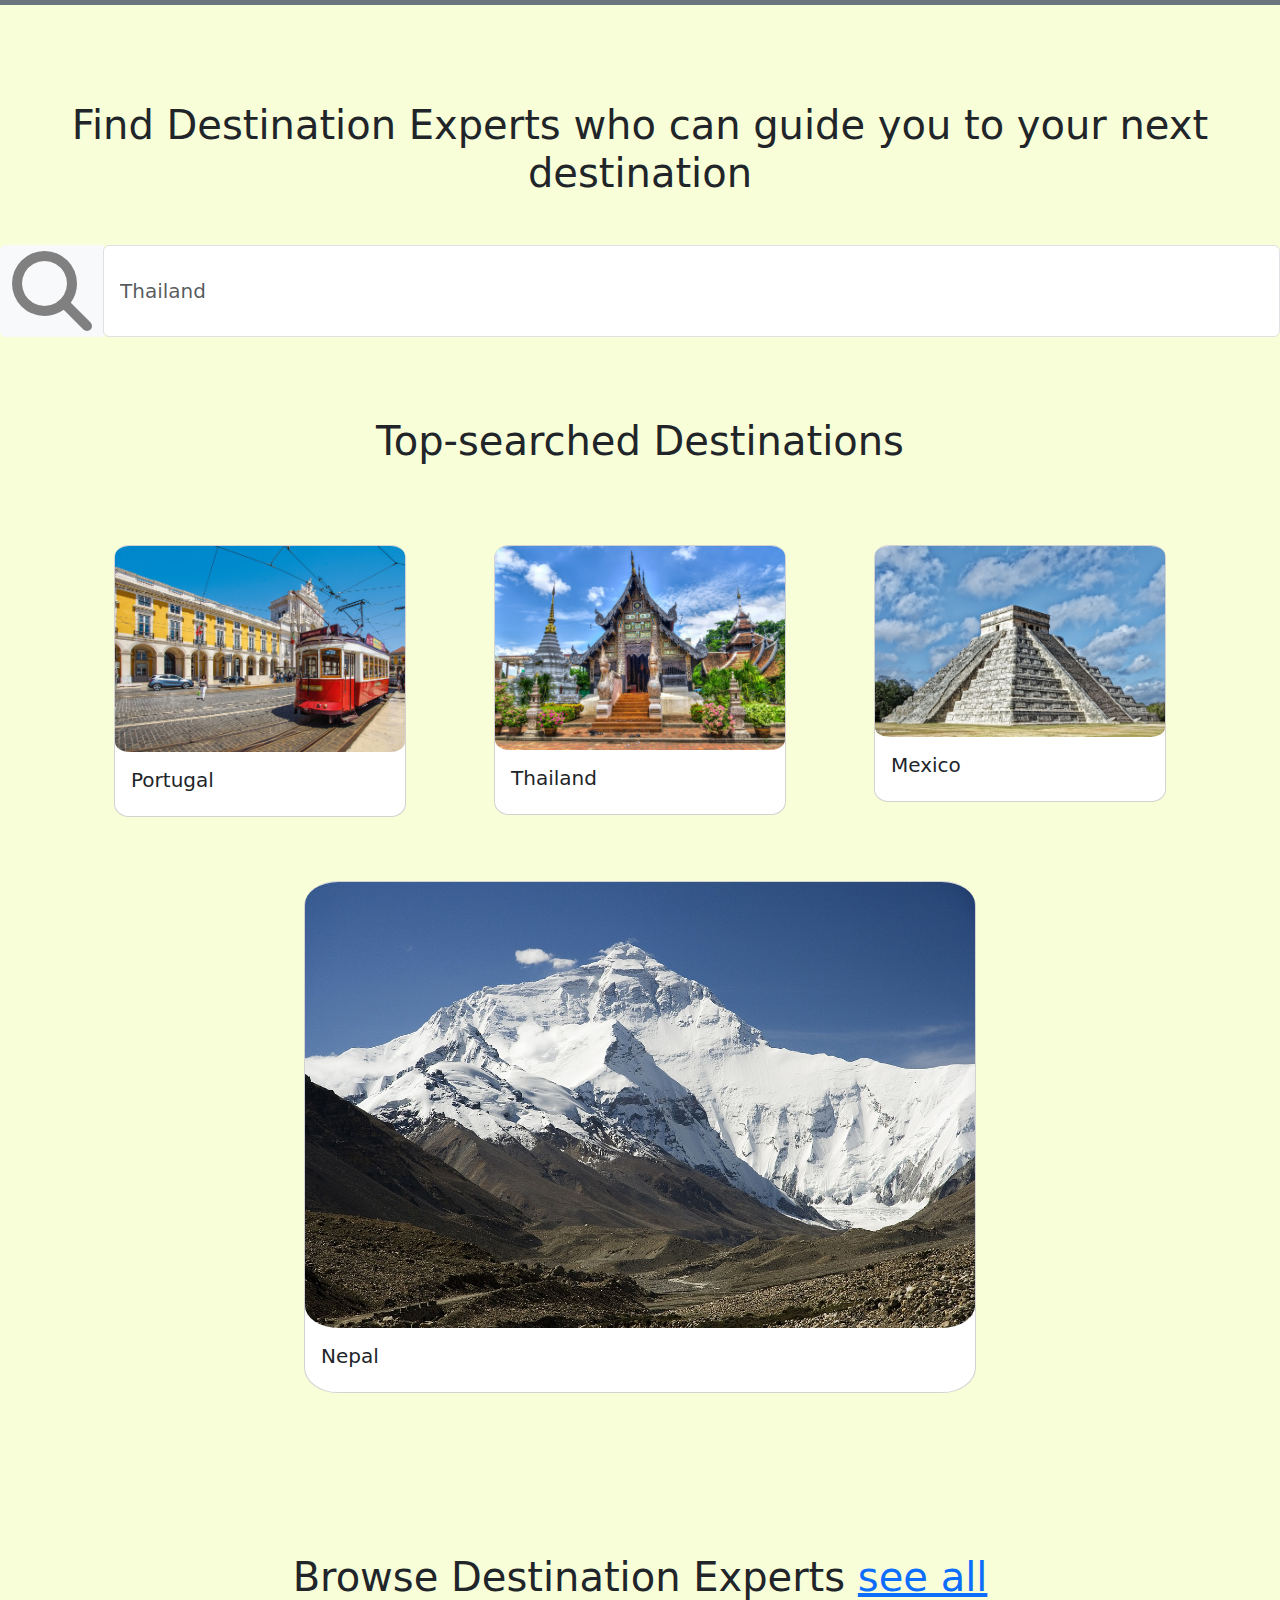
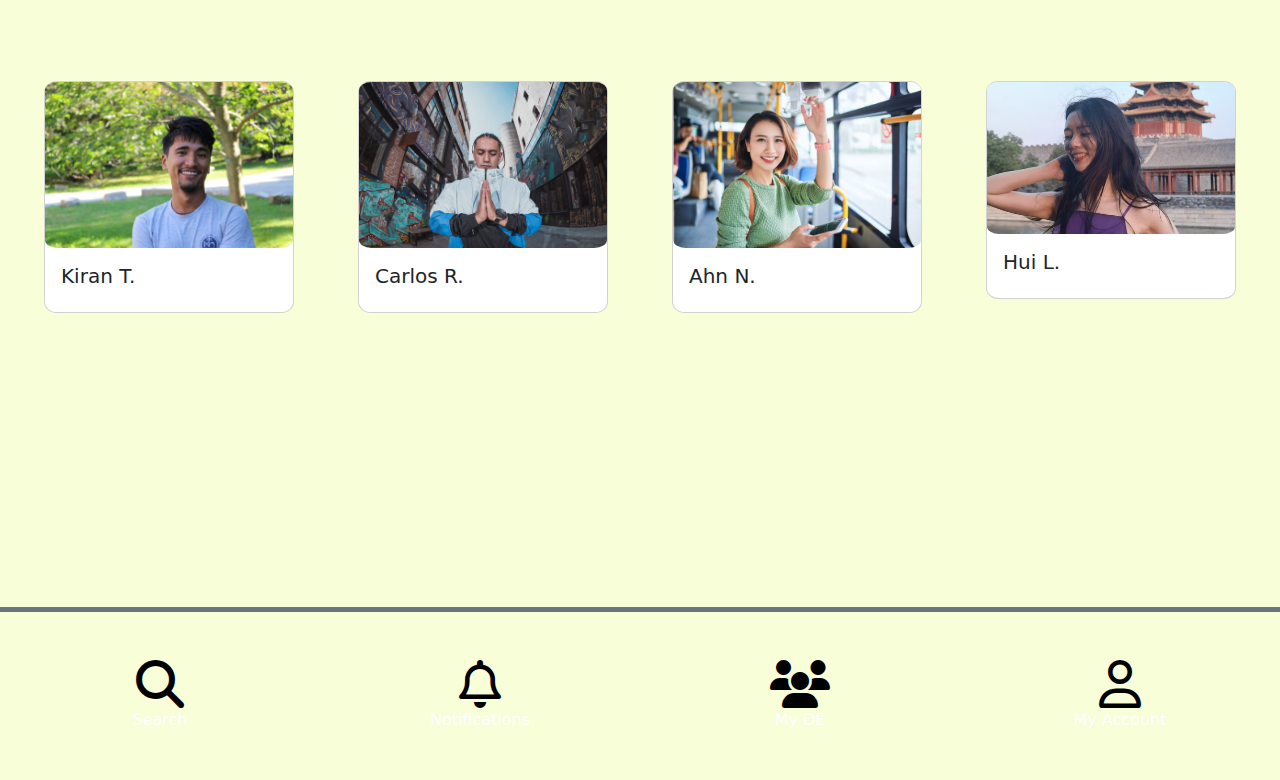
<file: index.html>
<header class="bg-primary border-bottom border-secondary border-5 mb-5">

<link href="https://cdnjs.cloudflare.com/ajax/libs/font-awesome/6.4.0/css/all.min.css" rel="stylesheet">
<link href="https://cdn.jsdelivr.net/npm/bootstrap@5.1.3/dist/css/bootstrap.min.css" rel="stylesheet">
<link href="styles.css" rel="stylesheet">

</header>

<body>

<header>
  <h1>Find Destination Experts who can guide you to your next destination</h1> 
</header>

<article>
<div class="input-group rounded inputGroup-sizing-lg">
  <span class="input-group-text border-0" id="search-addon" id="inputGroup-sizing-lg">
    <a href="thailand_experts.html"><i class="fas fa-search fa-5x" style="color: grey"></i></a>
  </span>
  <input id="textInput" type="search" class="form-control form-control-lg rounded" placeholder="Thailand" aria-label="Search" aria-describedby="search-addon" />
</div>

<script>
  var input = document.getElementById("textInput");
  input.addEventListener("keypress", function(event) {
    if (event.key === "Enter") {
      event.preventDefault();
      location.href = "thailand_experts.html";
    }
  });
  </script>

  <h1>Top-searched Destinations</h1>

  <div class="container">
    <div class="row">
      <div class="col-sm-4 col-md-4 col-lg-4">
        <div class="card">
          <img class="card-img-top" src="imgs/portugal.jpg" alt="Card image cap">
          <div class="card-body">
            <h5 class="card-title">Portugal</h5>
          </div>
        </div>
      </div>
      <div class="col-sm-4 col-md-4 col-lg-4">
        <div class="card">
          <img class="card-img-top" src="imgs/thailand.jpg" alt="Card image cap">
          <div class="card-body">
            <h5 class="card-title">Thailand</h5>
            <a href="thailand_experts.html" class="stretched-link"></a>
          </div>
        </div>
      </div>
      <div class="col-sm-4 col-md-4 col-lg-4">
        <div class="card">
          <img class="card-img-top" src="imgs/mexico.jpg" alt="Card image cap">
          <div class="card-body">
            <h5 class="card-title">Mexico</h5>
          </div>
        </div>
      </div>
    </div>
    <div class="row">
      <div class="col-sm-2 col-md-2 col-lg-2"></div>
      <div class="col-sm-8 col-md-8 col-lg-8">
        <div class="card">
          <img class="card-img-top" src="imgs/nepal.jpg" alt="Card image cap">
          <div class="card-body">
            <h5 class="card-title">Nepal</h5>
          </div>
        </div>
      </div>
      <div class="col-sm-2 col-md-2 col-lg-2"></div>
    </div>
  </div>

  <br><br><br>

  <div class="container-fluid py-2">
    <h1 class="font-weight-light">Browse Destination Experts <a href="all_experts.html">see all</a></h2>
    <div class="d-flex flex-row flex-nowrap overflow-auto">
      <div class="col-sm-3 col-md-3 col-lg-3">
        <div class="card">
          <img class="card-img-top" src="imgs/DE 1.jpg" alt="Card image cap">
          <div class="card-body">
            <h5 class="card-title">Kiran T.</h5>
          </div>
        </div>
      </div>
      <div class="col-sm-3 col-md-3 col-lg-3">
        <div class="card">
          <img class="card-img-top" src="imgs/carlos.jpg" alt="Card image cap">
          <div class="card-body">
            <h5 class="card-title">Carlos R.</h5>
          </div>
        </div>
      </div>
      <div class="col-sm-3 col-md-3 col-lg-3">
        <div class="card">
          <img class="card-img-top" src="imgs/DE3.jpg" alt="Card image cap">
            <div class="card-body">
              <h5 class="card-title">Ahn N.</h5>
            </div>
          </div>
      </div>
      <div class="col-sm-3 col-md-3 col-lg-3">
        <div class="card">
          <img class="card-img-top" src="imgs/hui.png" alt="Card image cap">
          <div class="card-body">
            <h5 class="card-title">Hui L.</h5>
          </div>
        </div>
      </div>
      <div class="col-sm-3 col-md-3 col-lg-3">
        <div class="card">
          <img class="card-img-top" src="imgs/DE14.png" alt="Card image cap">
          <div class="card-body">
            <h5 class="card-title">Pravat S.</h5>
          </div>
        </div>
      </div>
      <div class="col-sm-3 col-md-3 col-lg-3">
        <div class="card">
          <img class="card-img-top" src="imgs/rashid.jpg" alt="Card image cap">
          <div class="card-body">
            <h5 class="card-title">Rashid J.</h5>
          </div>
        </div>
      </div>
      <div class="col-sm-3 col-md-3 col-lg-3">
        <div class="card">
          <img class="card-img-top" src="imgs/mike.jpg" alt="Card image cap">
          <div class="card-body">
            <h5 class="card-title">Mike C.</h5>
          </div>
        </div>
      </div>
    </div>
</div>

</article>




<footer class="border-secondary border-top border-5 text-center py-5 mt-5 text-white">
  <nav>
    <div class="container-fluid">
      <div class="row">
        <div class="col-sm-3 col-md-3 col-lg-3">
          <i class="fa-solid fa-magnifying-glass fa-3x" style="color: black"></i>
          <a class="nav-link" href="index.html">Search</a>
        </div>
        <div class="col-sm-3 col-md-3 col-lg-3">
          <i class="fa-regular fa-bell fa-3x" style="color: black"></i>
          <a class="nav-link" href="#">Notifications</a>
        </div>
        <div class="col-sm-3 col-md-3 col-lg-3">
          <i class="fa-solid fa-users fa-3x" style="color: black"></i>
          <a class="nav-link" aria-current="page" href="#">My DE</a>
        </div>
        <div class="col-sm-3 col-md-3 col-lg-3">
          <i class="fa-sharp fa-regular fa-user fa-3x" style="color: black"></i>
          <a class="nav-link" href="#">My Account</a>
        </div>
      </div>
    </div>
  </nav>
</footer>

</body>
</file>
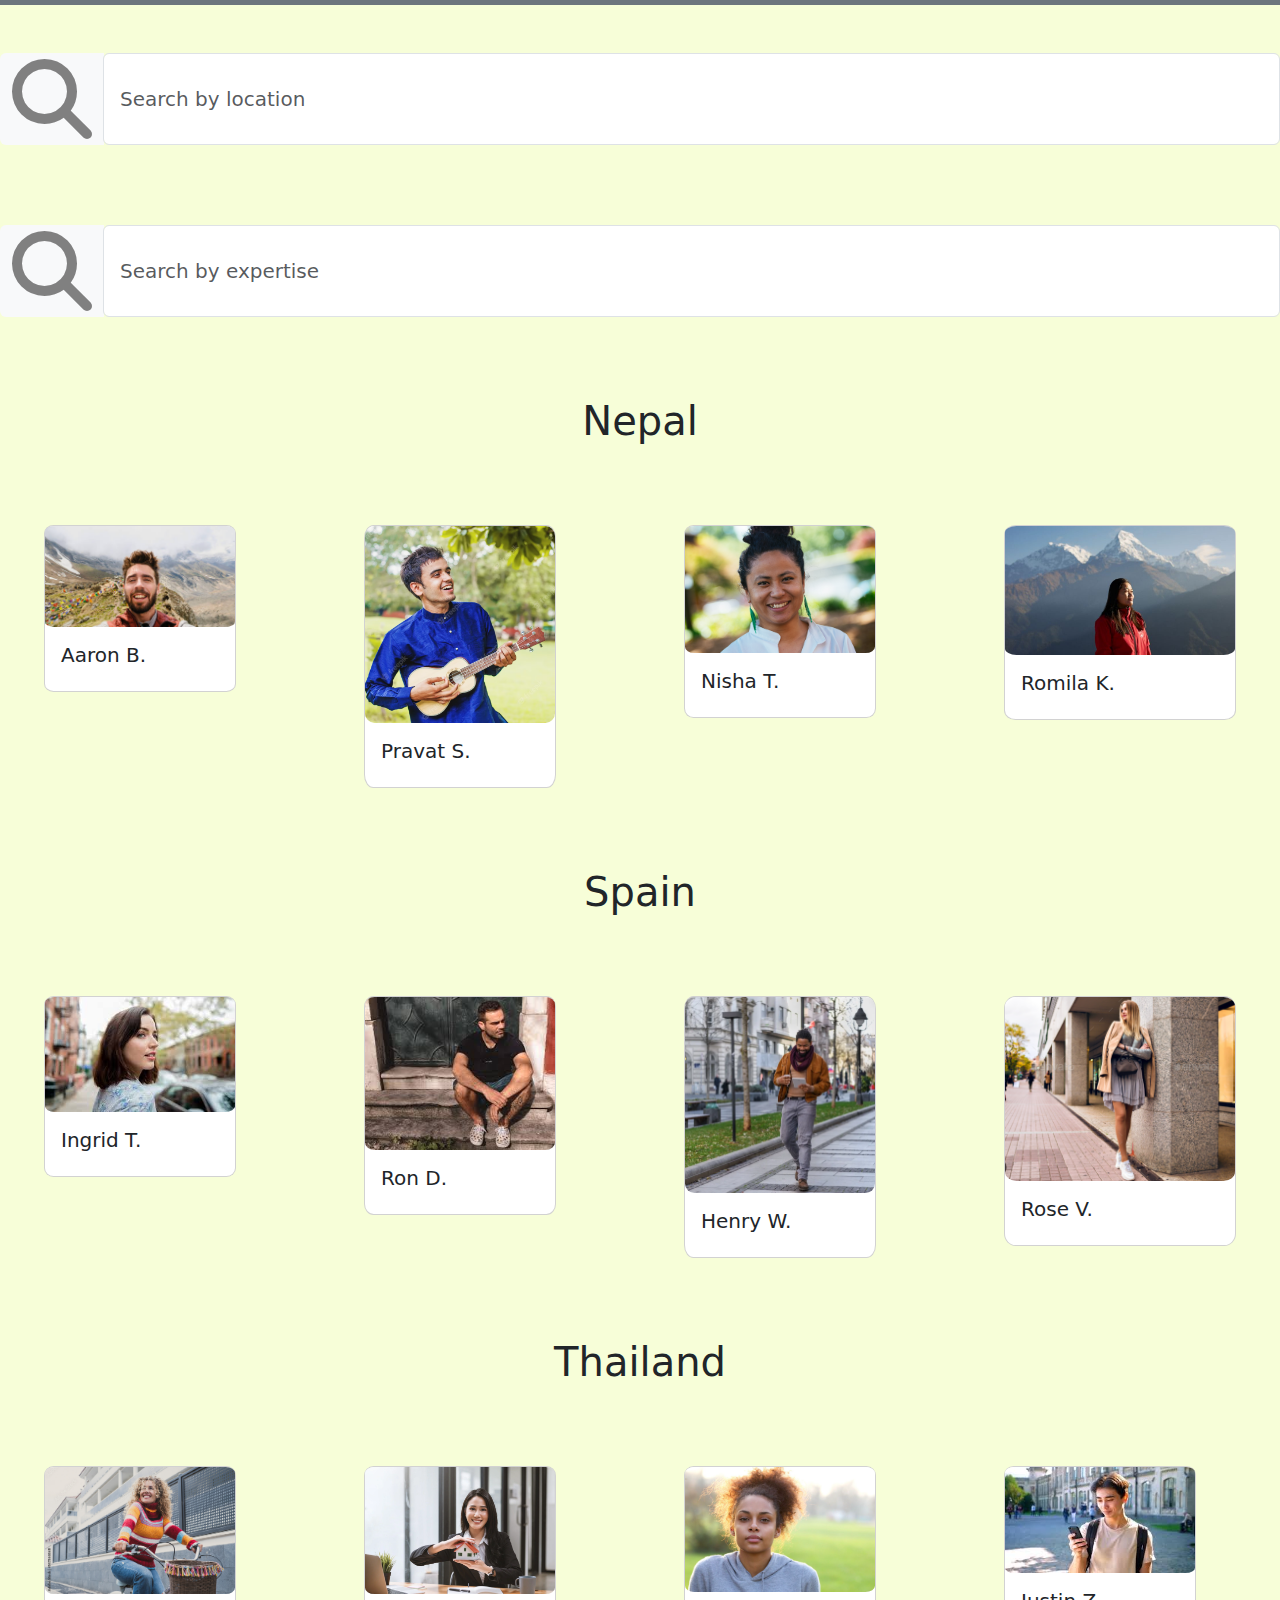
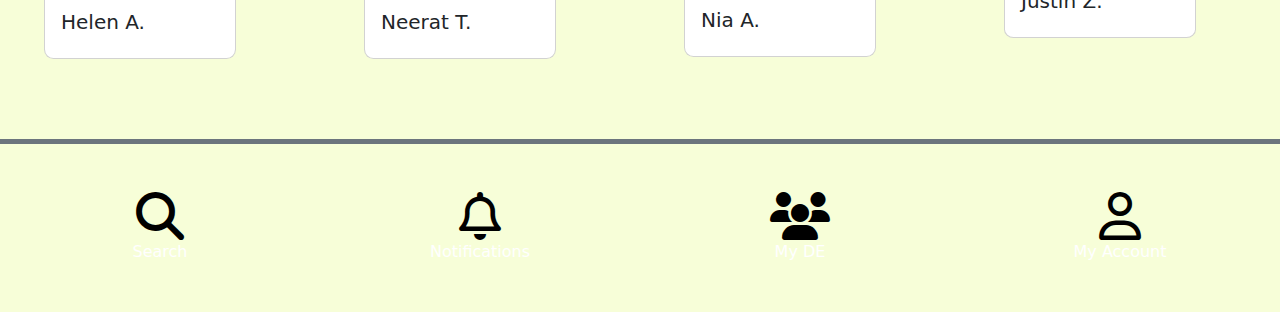
<file: all_experts.html>
<header class="bg-primary border-bottom border-secondary border-5 mb-5">

  <link href="https://cdnjs.cloudflare.com/ajax/libs/font-awesome/6.4.0/css/all.min.css" rel="stylesheet">
  <link href="https://cdn.jsdelivr.net/npm/bootstrap@5.1.3/dist/css/bootstrap.min.css" rel="stylesheet">
  <link href="styles.css" rel="stylesheet">

</header>

<body>


  <article>

  <div class="input-group rounded inputGroup-sizing-lg">
  <span class="input-group-text border-0" id="search-addon" id="inputGroup-sizing-lg">
    <a href="thailand_experts.html"><i class="fas fa-search fa-5x" style="color: grey"></i></a>
  </span>
  <input id="locationInput" type="search" class="form-control form-control-lg rounded" placeholder="Search by location" aria-label="Search" aria-describedby="search-addon" />
</div>

<div class="input-group rounded inputGroup-sizing-lg">
  <span class="input-group-text border-0" id="search-addon" id="inputGroup-sizing-lg">
    <a href="thailand_experts.html"><i class="fas fa-search fa-5x" style="color: grey"></i></a>
  </span>
  <input id="expertiseInput" type="search" class="form-control form-control-lg rounded" placeholder="Search by expertise" aria-label="Search" aria-describedby="search-addon" />
</div>

<script>
  var input = document.getElementById("locationInput");
  input.addEventListener("keypress", function(event) {
    if (event.key === "Enter") {
      event.preventDefault();
      location.href = "thailand_experts.html";
    }
  });
  </script>

  <h1>Nepal</h1>

  <div class="container-fluid">
    <div class="row">
      <div class="col-sm-3 col-md-3 col-lg-3">
        <div class="card" style="width: 12rem;">
          <img class="card-img-top" src="imgs/aaron.png" alt="Card image cap">
          <div class="card-body">
            <h5 class="card-title">Aaron B.</h5>
          </div>
        </div>
      </div>
      <div class="col-sm-3 col-md-3 col-lg-3">
        <div class="card" style="width: 12rem;">
          <img class="card-img-top" src="imgs/DE14.png" alt="Card image cap">
          <div class="card-body">
            <h5 class="card-title">Pravat S.</h5>
          </div>
        </div>
      </div>
          <div class="col-sm-3 col-md-3 col-lg-3">
            <div class="card" style="width: 12rem;">
              <img class="card-img-top" src="imgs/nisha.jpg" alt="Card image cap">
              <div class="card-body">
                <h5 class="card-title">Nisha T.</h5>
              </div>
            </div>
          </div>
        <div class="col-sm-3 col-md-3 col-lg-3">
          <div class="card">
            <img class="card-img-top" src="imgs/romila.jpg" alt="Card image cap">
            <div class="card-body">
              <h5 class="card-title">Romila K.</h5>
            </div>
          </div>
        </div>  
    </div>

    <h1>Spain</h1>
    <div class="row">
      <div class="col-sm-3 col-md-3 col-lg-3">
        <div class="card" style="width: 12rem;">
          <img class="card-img-top" src="imgs/DE13.jpg" alt="Card image cap">
          <div class="card-body">
            <h5 class="card-title">Ingrid T.</h5>
          </div>
        </div>
      </div>
      <div class="col-sm-3 col-md-3 col-lg-3">
        <div class="card" style="width: 12rem;">
          <img class="card-img-top" src="imgs/ron.jpg" alt="Card image cap">
          <div class="card-body">
            <h5 class="card-title">Ron D.</h5>
            <a href="expert.html" class="stretched-link"></a>
          </div>
        </div>
      </div>
          <div class="col-sm-3 col-md-3 col-lg-3">
            <div class="card" style="width: 12rem;">
              <img class="card-img-top" src="imgs/henry.png" alt="Card image cap">
              <div class="card-body">
                <h5 class="card-title">Henry W.</h5>
              </div>
            </div>
          </div>
	<div class="col-sm-3 col-md-3 col-lg-3">
          <div class="card">
            <img class="card-img-top" src="imgs/rose.png" alt="Card image cap">
            <div class="card-body">
              <h5 class="card-title">Rose V.</h5>
            </div>
          </div>
        </div>

    </div>

    <h1>Thailand</h1>

    <div class="row">
      <div class="col-sm-3 col-md-3 col-lg-3">
        <div class="card" style="width: 12rem;">
          <img class="card-img-top" src="imgs/DE10.jpg" alt="Card image cap">
          <div class="card-body">
            <h5 class="card-title">Helen A.</h5>
          </div>
        </div>
      </div>
      <div class="col-sm-3 col-md-3 col-lg-3">
        <div class="card" style="width: 12rem;">
          <img class="card-img-top" src="imgs/neerat.webp" alt="Card image cap">
          <div class="card-body">
            <h5 class="card-title">Neerat T.</h5>
          </div>
        </div>
      </div>
          <div class="col-sm-3 col-md-3 col-lg-3">
            <div class="card" style="width: 12rem;">
              <img class="card-img-top" src="imgs/nia.png" alt="Card image cap">
              <div class="card-body">
                <h5 class="card-title">Nia A.</h5>
              </div>
            </div>
          </div>

      <div class="col-sm-3 col-md-3 col-lg-3">
        <div class="card" style="width: 12rem;">
          <img class="card-img-top" src="imgs/DE7.jpg" alt="Card image cap">
          <div class="card-body">
            <h5 class="card-title">Justin Z.</h5>
            <a href="expert.html" class="stretched-link"></a>
          </div>
        </div>
      </div>
      </div>
  </article>


<footer class="border-secondary border-top border-5 text-center py-5 mt-5 text-white">
  <nav>
    <div class="container-fluid">
      <div class="row">
        <div class="col-sm-3 col-md-3 col-lg-3">
          <i class="fa-solid fa-magnifying-glass fa-3x" style="color: black"></i>
          <a class="nav-link" href="index.html">Search</a>
        </div>
        <div class="col-sm-3 col-md-3 col-lg-3">
          <i class="fa-regular fa-bell fa-3x" style="color: black"></i>
          <a class="nav-link" href="#">Notifications</a>
        </div>
        <div class="col-sm-3 col-md-3 col-lg-3">
          <i class="fa-solid fa-users fa-3x" style="color: black"></i>
          <a class="nav-link" aria-current="page" href="#">My DE</a>
        </div>
        <div class="col-sm-3 col-md-3 col-lg-3">
          <i class="fa-sharp fa-regular fa-user fa-3x" style="color: black"></i>
          <a class="nav-link" href="#">My Account</a>
        </div>
      </div>
    </div>
  </nav>
</footer>

</body>
</file>
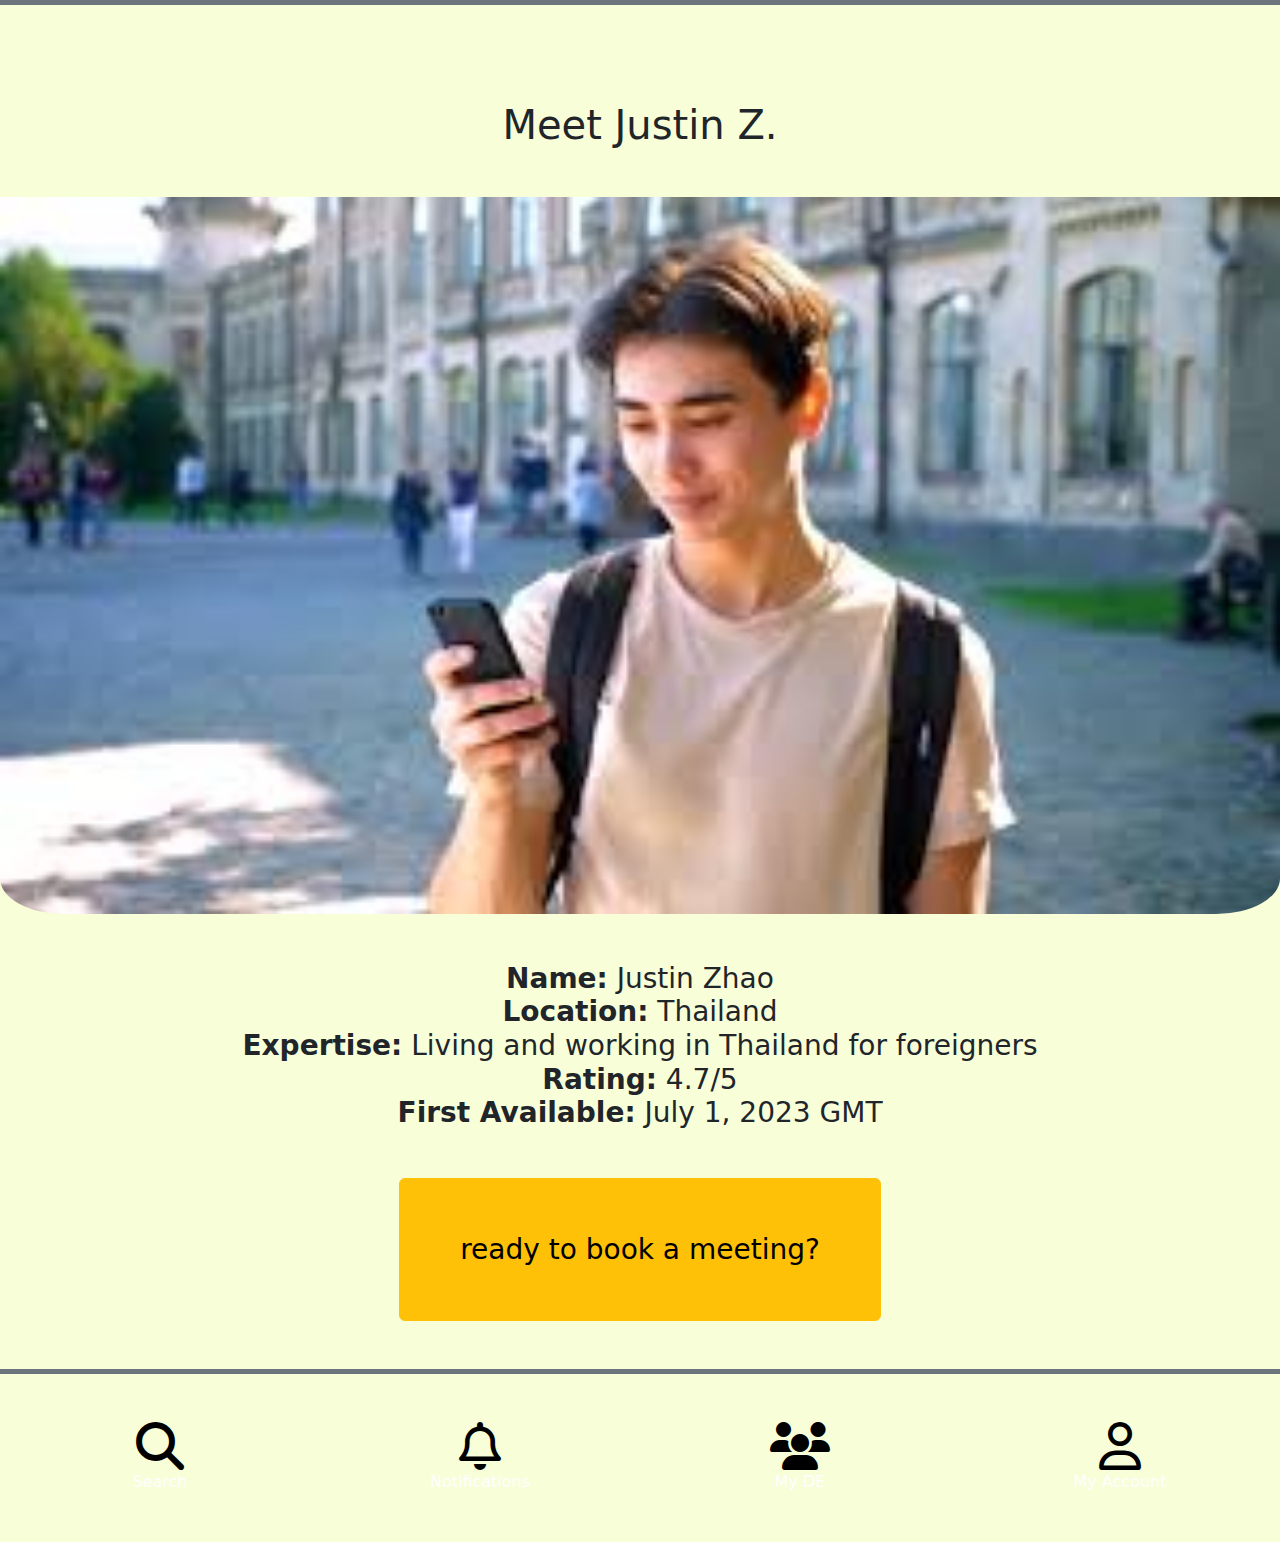
<file: expert.html>
<header class="bg-primary border-bottom border-secondary border-5 mb-5">

<link href="https://cdnjs.cloudflare.com/ajax/libs/font-awesome/6.4.0/css/all.min.css" rel="stylesheet">
<link href="https://cdn.jsdelivr.net/npm/bootstrap@5.1.3/dist/css/bootstrap.min.css" rel="stylesheet">
<link href="styles.css" rel="stylesheet">
<script src="https://ajax.googleapis.com/ajax/libs/jquery/3.6.4/jquery.min.js"></script>
<script src="https://cdn.jsdelivr.net/npm/bootstrap@5.1.3/dist/js/bootstrap.bundle.min.js" integrity="sha384-ka7Sk0Gln4gmtz2MlQnikT1wXgYsOg+OMhuP+IlRH9sENBO0LRn5q+8nbTov4+1p" crossorigin="anonymous"></script>
<script src="myscripts.js"></script>

</header>

<body>
  <header>
    <h1>Meet Justin Z.</h1>
  </header>

  <article>
  <img class="card-img-top" src="imgs/DE7.jpg" alt="Card image cap">
  
  <h3>
  <b>Name:</b> Justin Zhao<br>
  <b>Location:</b> Thailand<br>
  <b>Expertise:</b> Living and working in Thailand for foreigners<br>
  <b>Rating:</b> 4.7/5<br>
  <b>First Available:</b> July 1, 2023 GMT
</h3>

  
  <div class="container mt-3 booking">
  
    <button type="button" class="btn btn-warning btn-rounded" data-bs-toggle="popover" title="Coming soon!" data-bs-content="Calendar integration to book the meeting.">
      <h3>ready to book a meeting?</h3>
    </button>


  </div>

<script>
  var popoverTriggerList = [].slice.call(document.querySelectorAll('[data-bs-toggle="popover"]'))
var popoverList = popoverTriggerList.map(function (popoverTriggerEl) {
  return new bootstrap.Popover(popoverTriggerEl)
})
</script>

</article>


<footer class="border-secondary border-top border-5 text-center py-5 mt-5 text-white">
  <nav>
    <div class="container-fluid">
      <div class="row">
        <div class="col-sm-3 col-md-3 col-lg-3">
          <i class="fa-solid fa-magnifying-glass fa-3x" style="color: black"></i>
          <a class="nav-link" href="index.html">Search</a>
        </div>
        <div class="col-sm-3 col-md-3 col-lg-3">
          <i class="fa-regular fa-bell fa-3x" style="color: black"></i>
          <a class="nav-link" href="#">Notifications</a>
        </div>
        <div class="col-sm-3 col-md-3 col-lg-3">
          <i class="fa-solid fa-users fa-3x" style="color: black"></i>
          <a class="nav-link" aria-current="page" href="#">My DE</a>
        </div>
        <div class="col-sm-3 col-md-3 col-lg-3">
          <i class="fa-sharp fa-regular fa-user fa-3x" style="color: black"></i>
          <a class="nav-link" href="#">My Account</a>
        </div>
      </div>
    </div>
  </nav>
</footer>

</body>
</file>
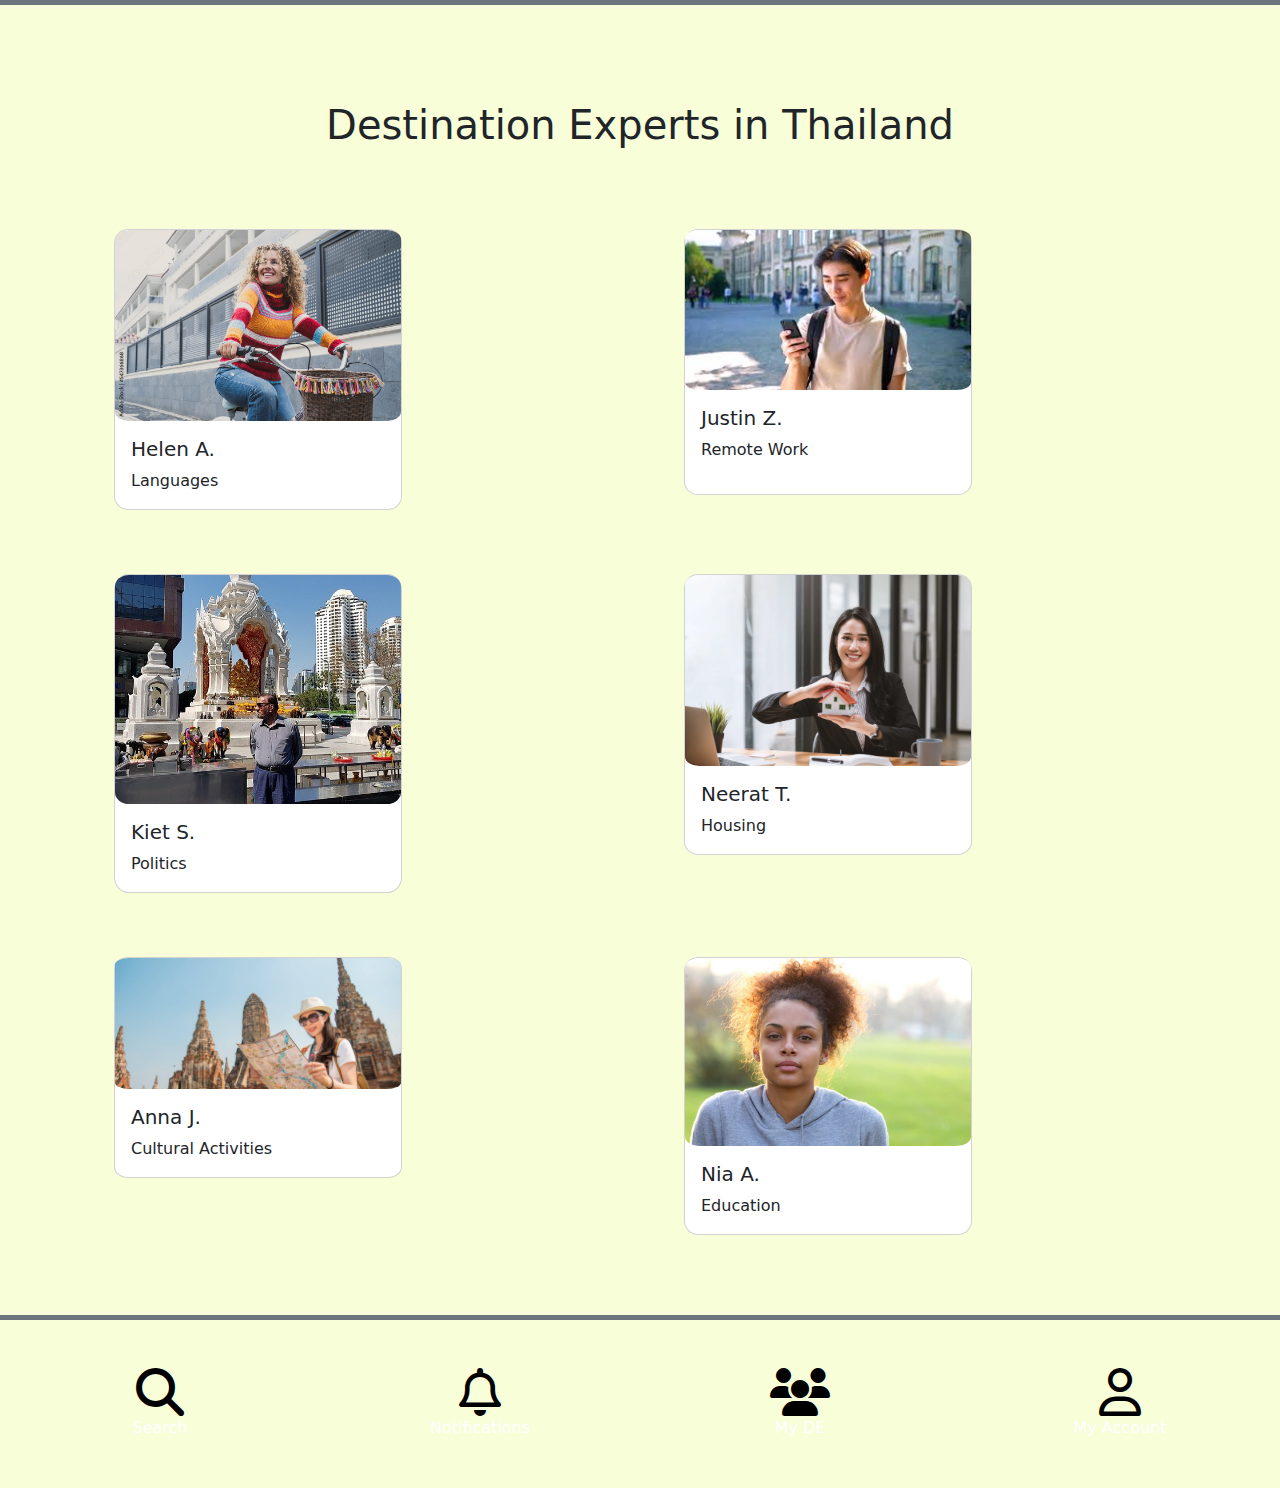
<file: thailand_experts.html>
<header class="bg-primary border-bottom border-secondary border-5 mb-5">

  <link href="https://cdnjs.cloudflare.com/ajax/libs/font-awesome/6.4.0/css/all.min.css" rel="stylesheet">
  <link href="https://cdn.jsdelivr.net/npm/bootstrap@5.1.3/dist/css/bootstrap.min.css" rel="stylesheet">
  <link href="styles.css" rel="stylesheet">

</header>

<body>
  <header>
    <h1>Destination Experts in Thailand</h1>
  </header> 

  <article>
  <div class="container">
    <div class="row">
      <div class="col-sm-6 col-md-6 col-lg-6">
        <div class="card" style="width: 18rem;">
          <img class="card-img-top" src="imgs/DE10.jpg" alt="Card image cap">
          <div class="card-body">
            <h5 class="card-title">Helen A.</h5>
            <p class="card-text">Languages</p>
          </div>
        </div>
      </div>
      <div class="col-sm-6 col-md-6 col-lg-6">
        <div class="card" style="width: 18rem;">
          <img class="card-img-top" src="imgs/DE7.jpg" alt="Card image cap">
          <div class="card-body">
            <h5 class="card-title">Justin Z.</h5>
            <p class="card-text">Remote Work</p>
            <a href="expert.html" class="stretched-link"></a>
          </div>
        </div>
      </div>
    </div>

    <div class="row">
      <div class="col-sm-6 col-md-6 col-lg-6">
        <div class="card" style="width: 18rem;">
          <img class="card-img-top" src="imgs/kiet.jpg" alt="Card image cap">
          <div class="card-body">
            <h5 class="card-title">Kiet S.</h5>
            <p class="card-text">Politics</p>
          </div>
        </div>
      </div>
      <div class="col-sm-6 col-md-6 col-lg-6">
        <div class="card" style="width: 18rem;">
          <img class="card-img-top" src="imgs/neerat.webp" alt="Card image cap">
          <div class="card-body">
            <h5 class="card-title">Neerat T.</h5>
            <p class="card-text">Housing</p>
          </div>
        </div>
      </div>
    </div>

    <div class="row">
      <div class="col-sm-6 col-md-6 col-lg-6">
        <div class="card" style="width: 18rem;">
          <img class="card-img-top" src="imgs/anna.png" alt="Card image cap">
          <div class="card-body">
            <h5 class="card-title">Anna J.</h5>
            <p class="card-text">Cultural Activities</p>
          </div>
        </div>
      </div>
      <div class="col-sm-6 col-md-6 col-lg-6">
        <div class="card" style="width: 18rem;">
          <img class="card-img-top" src="imgs/nia.png" alt="Card image cap">
          <div class="card-body">
            <h5 class="card-title">Nia A.</h5>
            <p class="card-text">Education</p>
          </div>
        </div>
      </div>
    </div>
    </div>

  </article>
<footer class="border-secondary border-top border-5 text-center py-5 mt-5 text-white">
  <nav>
    <div class="container-fluid">
      <div class="row">
        <div class="col-sm-3 col-md-3 col-lg-3">
          <i class="fa-solid fa-magnifying-glass fa-3x" style="color: black"></i>
          <a class="nav-link" href="index.html">Search</a>
        </div>
        <div class="col-sm-3 col-md-3 col-lg-3">
          <i class="fa-regular fa-bell fa-3x" style="color: black"></i>
          <a class="nav-link" href="#">Notifications</a>
        </div>
        <div class="col-sm-3 col-md-3 col-lg-3">
          <i class="fa-solid fa-users fa-3x" style="color: black"></i>
          <a class="nav-link" aria-current="page" href="#">My DE</a>
        </div>
        <div class="col-sm-3 col-md-3 col-lg-3">
          <i class="fa-sharp fa-regular fa-user fa-3x" style="color: black"></i>
          <a class="nav-link" href="#">My Account</a>
        </div>
      </div>
    </div>
  </nav>
</footer>

</body>
</file>
<file: styles.css>
/* this style keeps the Gulp logo from taking over the whole page. Adjust if needed to size correctly for your page. */

body {
  background-color: #F7FED8;
  min-height: 100vh;
  display: flex;
  flex-direction: column;
}

nav img, nav .img-fluid {
  max-width: 150px;
}

h2 {
  text-align: center;
  margin-bottom: 3rem;
}

h1 {
  text-align: center;
  margin-top: 3rem;
  margin-bottom: 3rem;
}

h3 {
  text-align: center;
  margin: 3rem;
}

.card {
  margin: 2rem 2rem;
}

img {
  border-radius: 5% 5%;
}

.card img {
  border-radius: 5% 5%;
}

.card {
  border-radius: 5%;
}


.popover {
    white-space: pre-line;    
}

.booking {
  display: flex;  
  justify-content: center;  
}

.input-group {
  margin-bottom: 5rem;
}

nav ul {
  display: flex;
  flex-flow: row wrap;
  justify-content: center;
  list-style-type: none;
}

article {
  margin: auto 0;
}

footer {
  margin-top: auto;
}
</file>
